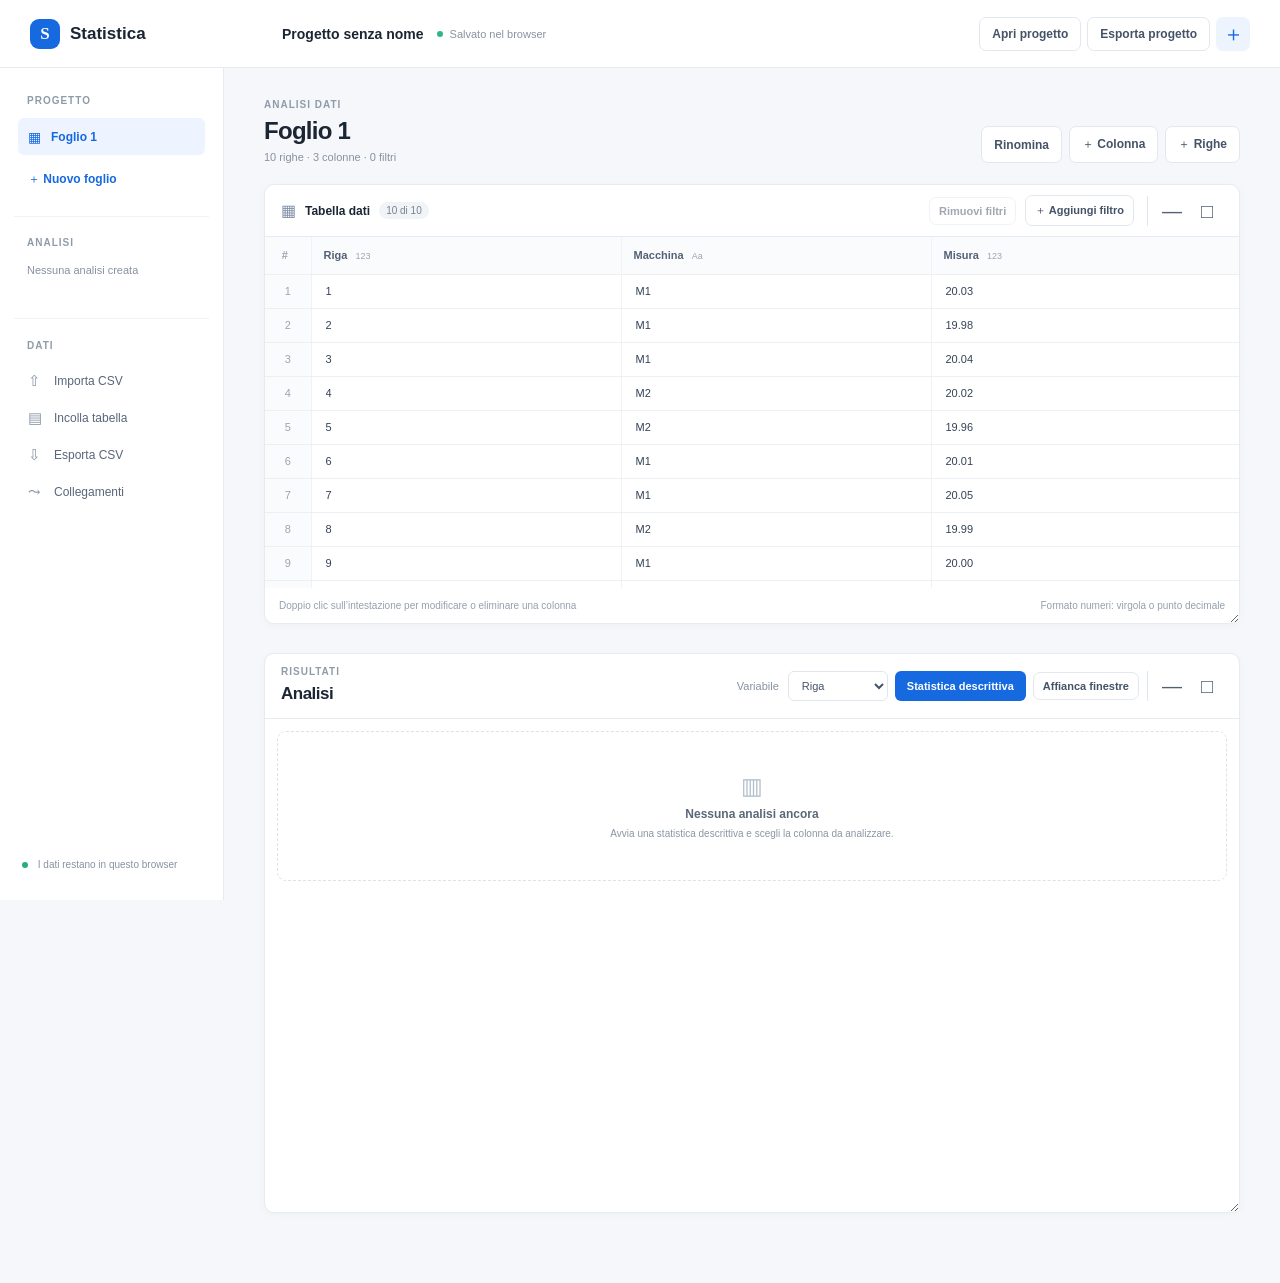
<file: index.html>
<!doctype html>
<html lang="it">
<head>
  <meta charset="utf-8">
  <meta name="viewport" content="width=device-width,initial-scale=1">
  <meta name="theme-color" content="#f5f7fa">
  <title>Statistica — analisi dati</title>
  <link rel="stylesheet" href="style.css?v=20261025-analysis-sidebar">
</head>
<body>
  <header class="topbar">
    <a class="brand" href="#" aria-label="Statistica, home"><span class="brand-mark">S</span><span>Statistica</span></a>
    <div class="project-title"><strong id="project-name">Progetto senza nome</strong><span id="dirty" class="saved">Salvato nel browser</span></div>
    <div class="top-actions">
      <button id="open-project" class="quiet">Apri progetto</button><button id="save-project" class="quiet">Esporta progetto</button>
      <button id="new-project" class="icon-button" title="Nuovo progetto" aria-label="Nuovo progetto">＋</button>
    </div>
  </header>
  <main class="app-shell">
    <aside class="sidebar">
      <section class="sidebar-section"><div class="section-label">PROGETTO</div><div id="sheet-list" class="sheet-list"></div><button id="add-sheet" class="add-sheet">＋ Nuovo foglio</button></section>
      <section class="sidebar-section analysis-nav-section"><div id="analysis-nav-heading" class="section-label">ANALISI</div><nav aria-labelledby="analysis-nav-heading"><div id="analysis-navigation" class="analysis-nav-list"><div class="analysis-nav-empty">Nessuna analisi creata</div></div></nav></section>
      <section class="sidebar-section file-section"><div class="section-label">DATI</div><button id="import-csv" class="sidebar-action"><span>⇧</span> Importa CSV</button><button id="paste-data" class="sidebar-action"><span>▤</span> Incolla tabella</button><button id="export-csv" class="sidebar-action"><span>⇩</span> Esporta CSV</button><button id="join-settings" class="sidebar-action"><span>⤳</span> Collegamenti</button></section>
      <div class="sidebar-foot"><span class="privacy-dot"></span> I dati restano in questo browser</div>
    </aside>
    <section class="workspace">
      <div class="page-heading"><div><div class="eyebrow">ANALISI DATI</div><h1 id="sheet-heading">Foglio dati</h1><div id="data-summary" class="subheading"></div></div><div class="heading-actions"><button id="rename-sheet" class="quiet">Rinomina</button><button id="add-column" class="quiet">＋ Colonna</button><button id="add-rows" class="quiet">＋ Righe</button></div></div>
      <section class="data-card" data-window-mode="normal" aria-label="Finestra tabella dati">
        <div class="card-toolbar"><div class="toolbar-title" title="Doppio clic per ingrandire o ripristinare la tabella"><span class="table-icon">▦</span><strong>Tabella dati</strong><span id="table-sheet-name"></span><span id="visible-count" class="count-pill"></span></div><div class="toolbar-actions"><span class="table-window-actions"><button id="table-add-column" class="quiet small">＋ Colonna</button><button id="table-add-rows" class="quiet small">＋ Righe</button></span><button id="clear-filters" class="quiet small">Rimuovi filtri</button><button id="filter-toggle" class="quiet small">＋ Aggiungi filtro</button><div class="table-window-controls"><button id="table-minimize" title="Riduci tabella" aria-label="Riduci tabella" aria-expanded="true">—</button><button id="table-maximize" title="Ingrandisci tabella" aria-label="Ingrandisci tabella" aria-pressed="false">□</button></div></div></div>
        <div id="filter-panel" class="filter-panel hidden"><select id="filter-column"></select><div id="filter-editor"></div><button id="apply-filter" class="primary small">Applica</button></div>
        <div id="active-filters" class="active-filters" aria-label="Filtri attivi combinati in AND" hidden></div>
        <div class="table-wrap"><table id="data-table"></table></div>
        <div class="table-footer"><span id="table-status">Doppio clic sull’intestazione per modificare o eliminare una colonna</span><span>Formato numeri: virgola o punto decimale</span></div>
      </section>
      <section class="analysis-section" data-window-mode="normal" aria-label="Finestra analisi">
        <div class="analysis-head"><div class="analysis-window-title" title="Doppio clic sulla barra, fuori dal nome, per ingrandire o ripristinare"><div class="eyebrow">RISULTATI</div><h2><input id="analysis-window-name" type="text" value="Analisi" size="8" maxlength="120" aria-label="Nome della finestra analisi" title="Scrivi il nome · Invio per confermare · Esc per annullare" autocomplete="off"></h2></div><div class="analysis-window-actions"><div class="analysis-controls"><label for="analysis-column">Variabile</label><select id="analysis-column"></select><button id="run-descriptive" class="primary">Statistica descrittiva</button><button id="arrange-analysis-windows" class="quiet small" title="Disponi le finestre delle analisi una accanto all’altra">Affianca finestre</button></div><div class="table-window-controls analysis-window-controls"><button id="analysis-minimize" title="Riduci analisi" aria-label="Riduci analisi" aria-expanded="true">—</button><button id="analysis-maximize" title="Ingrandisci analisi" aria-label="Ingrandisci analisi" aria-pressed="false">□</button></div></div></div>
        <div class="analysis-window-body">
          <div id="analysis-list" class="analysis-list"></div>
          <div id="empty-analysis" class="empty-state"><div class="empty-icon">▥</div><strong>Nessuna analisi ancora</strong><span>Avvia una statistica descrittiva e scegli la colonna da analizzare.</span></div>
        </div>
      </section>
    </section>
  </main>
  <input id="csv-file" type="file" accept=".csv,text/csv,.txt" hidden>
  <input id="project-file" type="file" accept=".statproj,.json,.xml,application/json,text/xml" hidden>
  <div id="table-window-backdrop" class="table-window-backdrop" hidden></div>
  <dialog id="modal"><form method="dialog"><button class="modal-close" value="cancel" aria-label="Chiudi">×</button><div id="modal-content"></div></form></dialog>
  <script src="vendor/jstat.min.js?v=1.9.6"></script>
  <script src="analysis-plots.js?v=20261025-analysis-sidebar"></script>
  <script src="analysis-windows.js?v=20261025-analysis-sidebar"></script>
  <script src="app.js?v=20261025-analysis-sidebar"></script>
</body>
</html>
</file>
<file: style.css>
:root{font-family:'Segoe UI',Arial,sans-serif;color:#1b2533;background:#f5f7fa;font-synthesis:none;text-rendering:optimizeLegibility;--ink:#1b2533;--muted:#788494;--line:#e7ebf0;--blue:#1769e0;--pale:#eff5ff;--green:#189568}
:root{font-family:'DM Sans',Arial,sans-serif;color:#1b2533;background:#f5f7fa;font-synthesis:none;text-rendering:optimizeLegibility;--ink:#1b2533;--muted:#788494;--line:#e7ebf0;--blue:#1769e0;--pale:#eff5ff;--green:#189568}*{box-sizing:border-box}body{margin:0;min-width:820px}.topbar{height:68px;background:#fff;border-bottom:1px solid var(--line);display:flex;align-items:center;padding:0 30px;gap:32px;position:sticky;top:0;z-index:3}.brand{display:flex;align-items:center;gap:10px;color:var(--ink);text-decoration:none;font:800 17px Manrope,sans-serif;min-width:220px}.brand-mark{width:30px;height:30px;border-radius:9px;background:#1769e0;color:#fff;display:grid;place-items:center;font:800 17px Manrope}.project-title{display:flex;align-items:center;gap:13px;flex:1;font-size:14px}.saved{font-size:11px;color:#8993a0}.saved:before{content:'';display:inline-block;width:6px;height:6px;background:#2eb784;border-radius:50%;margin:0 7px 1px 0}.saved.unsaved:before{background:#e6a130}.top-actions{display:flex;gap:6px;align-items:center}.button,button,select,input{font:inherit}button{cursor:pointer;border:0;background:none;color:inherit}.quiet{padding:9px 12px;border:1px solid #e3e8ef;border-radius:7px;background:#fff;color:#455367;font-size:12px;font-weight:600}.quiet:hover,.secondary:hover{background:#f7f9fb}.icon-button{font-size:21px;width:34px;height:34px;border-radius:7px;background:#eef4fd;color:#1769e0}.app-shell{display:grid;grid-template-columns:224px minmax(0,1fr);min-height:calc(100vh - 68px)}.sidebar{background:#fff;border-right:1px solid var(--line);padding:27px 14px 18px;display:flex;flex-direction:column;position:fixed;top:68px;bottom:0;width:224px}.sidebar-section{padding:0 4px}.section-label,.eyebrow{font-size:10px;letter-spacing:.1em;color:#909baa;font-weight:700}.section-label{padding:0 9px 12px}.sheet-list{display:grid;gap:3px}.sheet-item{width:100%;height:37px;display:flex;align-items:center;gap:10px;padding:0 10px;border-radius:6px;text-align:left;font-size:12px;color:#526074}.sheet-item.active{background:#edf4ff;color:#1769e0;font-weight:700}.sheet-item .sheet-glyph{font-size:14px;color:#8493a7}.sheet-item.active .sheet-glyph{color:#1769e0}.add-sheet{height:34px;width:100%;margin-top:7px;text-align:left;padding-left:10px;color:#1769e0;font-size:12px;font-weight:600}.file-section{margin-top:30px;border-top:1px solid #f0f2f5;padding-top:21px}.sidebar-action{height:37px;width:100%;display:flex;align-items:center;gap:11px;padding:0 10px;color:#596679;font-size:12px;text-align:left}.sidebar-action span{width:15px;color:#8b98a8;font-size:15px}.sidebar-action:hover{color:var(--blue)}.sidebar-foot{margin-top:auto;font-size:10px;color:#8792a1;padding:12px 8px}.privacy-dot{display:inline-block;width:6px;height:6px;border-radius:50%;background:#26ae7b;margin-right:7px}.workspace{grid-column:2;padding:31px 40px 70px;max-width:1500px;width:100%;margin:0 auto}.page-heading{display:flex;align-items:flex-end;justify-content:space-between;margin-bottom:21px}.eyebrow{margin-bottom:7px}.page-heading h1{font:700 24px Manrope,sans-serif;margin:0;letter-spacing:-.03em}.subheading{color:#8792a1;font-size:11px;margin-top:6px}.heading-actions{display:flex;gap:7px}.data-card{background:#fff;border:1px solid var(--line);border-radius:10px;box-shadow:0 2px 8px #24354a08;overflow:hidden}.card-toolbar{height:52px;display:flex;align-items:center;justify-content:space-between;padding:0 16px;border-bottom:1px solid var(--line)}.toolbar-title,.toolbar-actions{display:flex;align-items:center;gap:9px}.toolbar-title{font-size:12px}.table-icon{color:#7f91a6;font-size:16px}.count-pill{padding:3px 7px;border-radius:10px;background:#f1f4f7;color:#778391;font-size:10px}.small{font-size:11px;padding:7px 9px}.table-wrap{overflow:auto;max-height:350px}table{width:100%;border-collapse:collapse;font-size:11px;white-space:nowrap}th,td{border-right:1px solid #f0f2f5;border-bottom:1px solid #edf0f3;padding:0 12px;height:34px;text-align:left;min-width:100px}th{height:37px;background:#fafbfd;color:#536174;font-weight:700;position:sticky;top:0;z-index:1}th:first-child,td:first-child{min-width:46px;width:46px;text-align:center;color:#9aa4b1;background:#fafbfd}td input{border:0;outline:0;background:transparent;width:100%;height:32px;font-size:11px;color:#344256}td input:focus{box-shadow:inset 0 0 0 1px #6ba2f5;background:#f9fbff}.column-kind{font-size:9px;font-weight:500;color:#9aa4b1;margin-left:5px}.table-footer{height:35px;display:flex;justify-content:space-between;padding:0 14px;align-items:center;color:#95a0ad;font-size:10px}.filter-panel{padding:10px 14px;border-bottom:1px solid var(--line);display:flex;gap:8px}.filter-panel select,.filter-panel input,.analysis-controls select{border:1px solid #e0e6ed;border-radius:6px;padding:7px 9px;background:white;color:#465468;font-size:11px}.filter-panel input{width:180px}.hidden{display:none!important}.primary,.secondary{border-radius:6px;padding:9px 12px;font-size:11px;font-weight:700}.primary{background:#1769e0;color:#fff}.primary:hover{background:#105bc7}.secondary{background:#fff;border:1px solid #e0e6ed;color:#465468}.analysis-section{margin-top:29px}.analysis-head{display:flex;justify-content:space-between;align-items:flex-end;margin-bottom:13px}.analysis-head h2{font:700 19px Manrope,sans-serif;margin:0;letter-spacing:-.03em}.analysis-controls{display:flex;align-items:center;gap:7px}.analysis-controls label{color:#8792a1;font-size:11px;margin-right:2px}.analysis-controls select{min-width:135px}.analysis-list{display:grid;gap:12px}.analysis-card{background:#fff;border:1px solid var(--line);border-radius:10px;overflow:hidden}.analysis-card-head{display:flex;align-items:center;justify-content:space-between;padding:13px 16px;border-bottom:1px solid #edf0f3}.analysis-name{display:flex;align-items:center;gap:10px;font-size:12px;font-weight:700}.analysis-badge{font-size:9px;color:#1769e0;background:#eef5ff;border-radius:4px;padding:4px 6px}.analysis-meta{font-size:10px;color:#8c98a7;margin-top:4px}.analysis-card-body{display:grid;grid-template-columns:minmax(300px,.9fr) minmax(300px,1.1fr);gap:12px;padding:14px}.metrics{display:grid;grid-template-columns:1fr 1fr;align-content:start;border:1px solid #edf0f3;border-radius:7px;overflow:hidden}.metric{padding:9px 11px;border-bottom:1px solid #edf0f3}.metric:nth-child(odd){border-right:1px solid #edf0f3}.metric-label{font-size:10px;color:#8692a0}.metric-value{font-size:13px;font-weight:700;color:#2b3a4d;margin-top:4px;font-variant-numeric:tabular-nums}.chart-wrap{min-height:210px;border:1px solid #edf0f3;border-radius:7px;display:grid;place-items:center;padding:7px}.chart-wrap svg{width:100%;height:100%;min-height:180px}.analysis-footer{display:flex;justify-content:space-between;border-top:1px solid #edf0f3;padding:9px 15px;font-size:10px;color:#8c98a7}.analysis-footer button{color:#1769e0;font-size:10px;font-weight:600}.empty-state{height:150px;border:1px dashed #dbe2ea;border-radius:9px;display:flex;flex-direction:column;align-items:center;justify-content:center;gap:7px;color:#8b96a4}.empty-state strong{color:#5a6878;font-size:12px}.empty-state span{font-size:10px}.empty-icon{font-size:23px;color:#afbdcc}.group-table{width:100%;font-size:10px;border:1px solid #edf0f3;border-radius:7px;overflow:auto}.group-table th,.group-table td{min-width:75px;padding:7px 8px;height:auto}.group-table th:first-child,.group-table td:first-child{width:auto;text-align:left}.group-heading{font-size:10px;font-weight:700;color:#667487;margin:0 0 7px}.modal-close{position:absolute;right:15px;top:12px;font-size:22px;color:#8994a3}.modal-box{min-width:min(490px,80vw)}dialog{border:1px solid #e4e9ef;border-radius:12px;padding:24px 26px;box-shadow:0 18px 70px #17263830;max-width:90vw}dialog::backdrop{background:#13243a55}dialog h3{font:700 17px Manrope;margin:0 30px 8px 0}dialog p{font-size:12px;color:#728092;line-height:1.55}dialog label{display:block;font-size:11px;font-weight:600;margin:12px 0 5px}dialog input,dialog select,dialog textarea{width:100%;border:1px solid #dfe5ec;border-radius:6px;padding:9px;font:12px 'DM Sans';color:#344256}dialog textarea{min-height:100px;resize:vertical}.modal-buttons{display:flex;justify-content:flex-end;gap:8px;margin-top:18px}.join-row{display:grid;grid-template-columns:1fr 1fr 95px;gap:8px;align-items:end;margin:8px 0}.join-list{font-size:11px;color:#566477}.join-list li{margin:7px 0}

.resizable-table{table-layout:fixed;min-width:0}.resizable-table th,.resizable-table td{min-width:0;overflow:hidden;text-overflow:ellipsis}.resizable-table th{padding-right:18px}.resizable-table td input{min-width:0}.column-resizer{position:absolute;right:0;top:0;width:8px;height:100%;cursor:col-resize;touch-action:none;z-index:2}.column-resizer:hover{background:#1769e033}.resizing-columns,.resizing-columns *{cursor:col-resize!important;user-select:none!important}

.active-filters{padding:8px 14px;border-bottom:1px solid var(--line)}.active-filter{display:flex;align-items:center;justify-content:space-between;gap:12px;padding:4px 8px;margin:3px 0;background:#eff5ff;border-radius:4px;font-size:12px}.active-filter button{font-size:18px;padding:0 8px}.table-context-menu{position:fixed;z-index:20;min-width:220px;max-height:calc(100vh - 16px);overflow:auto;padding:6px;background:#fff;border:1px solid #dfe5ec;border-radius:8px;box-shadow:0 6px 24px #1b253333}.table-context-menu strong{display:block;padding:8px;font-size:11px;color:#788494}.table-context-menu button{display:block;width:100%;padding:8px 12px;text-align:left;border-radius:4px;font-size:12px}.table-context-menu button:hover,.table-context-menu button:focus{background:#eff5ff;outline:none}

.column-filter-icon{display:inline-flex;vertical-align:middle;margin-left:6px;color:#1769e0}.column-filter-icon svg{width:13px;height:13px;fill:currentColor}

.analysis-card-body{grid-template-columns:minmax(0,1fr)}
.analysis-card-body.has-groups{grid-template-columns:minmax(300px,.9fr) minmax(300px,1.1fr)}
.general-analysis{min-width:0}.plot-options{min-width:0;border:1px solid #e1e8f1;border-radius:7px;margin:14px 0 0;padding:10px 12px;font-size:12px}.plot-options legend{padding:0 5px;color:#536174;font-weight:700}.plot-options>label{display:flex;align-items:flex-start;gap:6px;margin:8px 0;line-height:1.5}.plot-options input[type=checkbox]{accent-color:#1769e0;margin-top:3px}.confidence-control{padding-top:9px;margin-top:9px;border-top:1px solid #edf0f3}.confidence-control[hidden]{display:none}.confidence-control label{display:block;margin-bottom:6px;font-size:11px;color:#536174}.confidence-control input[type=number]{width:90px;padding:6px;border:1px solid #dfe5ec;border-radius:5px}.confidence-control input[type=range]{vertical-align:middle;width:min(210px,60%);margin-left:10px;accent-color:#1769e0}.stat-plot{border:1px solid #e1e8f1;border-radius:7px;margin-top:12px;padding:12px;background:#fff}.stat-plot h4{font-size:13px;margin:0 0 8px}.stat-plot p{font-size:11px;color:#667487;line-height:1.6;margin:6px 0}.stat-plot svg{width:100%;height:auto;display:block;overflow:visible}.stat-plot svg text{font:11px 'Segoe UI',Arial,sans-serif;fill:#65758b}.stat-plot .normality-test{font-size:12px;color:#344256}.outside-legend{color:#ce3543;font-weight:600}.ci-parameter{padding-top:10px;margin-top:10px;border-top:1px solid #edf0f3}.ci-parameter h5{font-size:12px;margin:0 0 8px}.ci-parameter .ci-bounds{font-variant-numeric:tabular-nums;color:#344256}.analysis-card-body.has-groups>.general-analysis+.group-results{min-width:0}@media(max-width:1050px){.analysis-card-body.has-groups{grid-template-columns:minmax(0,1fr)}}

.data-card{display:flex;flex-direction:column;resize:both;width:100%;max-width:100%;min-width:min(480px,100%);height:440px;min-height:190px;position:relative}
.data-card>.card-toolbar{flex:none;gap:10px;min-height:52px;height:auto;padding-top:8px;padding-bottom:8px;flex-wrap:wrap}
.data-card>.table-wrap{flex:1 1 0;min-height:0;max-height:none;width:100%}
.data-card>.filter-panel,.data-card>.table-footer{flex:none}
.data-card>.active-filters{flex:0 1 auto;overflow:auto;max-height:min(180px,25vh)}
.table-window-controls{display:flex;align-items:center;gap:3px;border-left:1px solid #e0e6ed;padding-left:8px;margin-left:4px}
.table-window-controls button{width:32px;height:30px;border-radius:4px;font-size:20px;line-height:1;color:#526074}
.table-window-controls button:hover,.table-window-controls button:focus-visible{background:#e7effb;outline:1px solid #8bb1ed}
.table-window-actions,#table-sheet-name{display:none}
.table-window-backdrop{position:fixed;inset:0;background:#1b253359;z-index:7}
.table-window-backdrop[hidden]{display:none}
body.table-maximized{overflow:hidden}
.data-card[data-window-mode=maximized]{position:fixed;inset:12px;z-index:8;width:auto!important;max-width:none;height:auto!important;min-width:0;min-height:0;resize:none;box-shadow:0 10px 40px #18294344}
.data-card[data-window-mode=maximized] .table-window-actions{display:flex;gap:5px}
.data-card[data-window-mode=maximized] #table-sheet-name{display:inline;font-weight:400;color:#788494}
.data-card[data-window-mode=minimized]{height:auto!important;min-height:0;resize:none}
.data-card[data-window-mode=minimized]>:not(.card-toolbar){display:none!important}
.data-card[data-window-mode=minimized] .table-window-actions,.data-card[data-window-mode=minimized] #clear-filters,.data-card[data-window-mode=minimized] #filter-toggle{display:none}
.data-card[data-window-mode=minimized] .card-toolbar{border-bottom:0}

.histogram-controls{padding-top:9px;margin-top:9px;border-top:1px solid #edf0f3}.histogram-controls[hidden]{display:none}.histogram-controls label{display:block;font-size:11px;color:#536174;margin-bottom:6px}.histogram-controls input{width:90px;padding:6px;border:1px solid #dfe5ec;border-radius:5px}.histogram-controls button{margin-left:8px}.histogram-bin-mode{font-size:11px;color:#788494;margin:6px 0 0}


.filter-panel{flex-wrap:wrap;align-items:flex-start}#filter-editor{display:flex;gap:8px;align-items:center;flex-wrap:wrap}.filter-categories{border:1px solid #dfe5ec;border-radius:6px;padding:10px;min-width:240px;max-width:100%;font-size:12px}.filter-category-list{max-height:220px;overflow:auto}.filter-category-list label{display:flex;align-items:center;gap:8px;margin:5px 0;font-size:12px}.filter-category-list input[type=checkbox]{width:16px;height:16px;padding:0;flex:none}.filter-category-actions{display:flex;gap:12px;margin-bottom:8px}.filter-category-actions button{font-size:11px;color:#1769e0}#column-filter-editor [hidden],#filter-editor [hidden]{display:none}

/* Cluster plots and multiple-choice dropdown below the grouped results. */
.group-results{min-width:0}.group-plot-controls-host{margin-top:14px}.group-plot-options{margin-top:0}.group-plot-options>label{display:flex;gap:7px;align-items:flex-start;margin:8px 0;line-height:1.5}.group-cluster-menu{position:relative;margin-top:12px}.group-cluster-menu>summary{cursor:pointer;border:1px solid #dfe5ec;border-radius:6px;padding:9px 12px;background:#f8faff;font-size:12px;color:#344256}.group-cluster-menu[open]>summary{border-color:#86afe8}.group-cluster-menu .group-cluster-list{max-height:230px;overflow:auto;padding:6px 4px}.group-cluster-menu label{display:flex;gap:7px;align-items:flex-start;padding:5px 2px;font-size:12px;overflow-wrap:anywhere}.group-cluster-menu input{flex:none;accent-color:#1769e0}.group-cluster-actions{display:flex;flex-wrap:wrap;gap:8px;padding:7px 0}.group-cluster-actions button{font-size:11px;color:#1769e0;padding:4px}.group-cluster-panel{padding:8px;border:1px solid #dfe5ec;border-top:0;border-radius:0 0 6px 6px}.group-chart-legend{display:flex;gap:8px 16px;flex-wrap:wrap;list-style:none;padding:0;margin:8px 0;font-size:11px}.group-chart-legend li{display:flex;align-items:center;gap:5px;overflow-wrap:anywhere}.group-chart-swatch{display:inline-block;width:12px;height:12px;flex:none;border-radius:2px}.group-analysis-plots:empty{display:none}.group-analysis-plots h4,.group-analysis-plots h5{overflow-wrap:anywhere}.group-plot-empty{font-size:12px;color:#667487;margin:12px 0}.group-cluster-menu :focus-visible{outline:2px solid #1769e0;outline-offset:2px}

.group-normality-tests{font-size:11px;color:#526174;line-height:1.6;padding-left:18px;margin:10px 0}.group-normality-tests li{margin:5px 0;overflow-wrap:anywhere}.group-chart-title{font-size:13px;color:#344256;margin:16px 0 6px;line-height:1.5}.group-chart-title .group-chart-swatch{margin-right:5px}

.group-confidence-control{margin-top:12px;padding-top:10px;border-top:1px solid #e1e8f1}.group-confidence-control[hidden]{display:none}.group-confidence-control label{display:block;margin:0 0 6px;font-size:11px;color:#536174}.group-confidence-control input[type=number]{width:90px;padding:6px;border:1px solid #dfe5ec;border-radius:5px}.group-confidence-control input[type=range]{width:min(240px,60%);margin-left:10px;vertical-align:middle;accent-color:#1769e0}.group-confidence-control input[aria-invalid=true]{border-color:#ce3543;outline-color:#ce3543}.group-ci-values{overflow:auto;margin-top:10px;border:1px solid #edf0f3;border-radius:6px}.group-ci-values table{font-size:10px}.group-ci-values th,.group-ci-values td{padding:7px 8px;min-width:75px;height:auto;white-space:normal}.group-ci-values th:first-child,.group-ci-values td:first-child{min-width:100px;width:auto;text-align:left;overflow-wrap:anywhere}.group-ci-values td{font-variant-numeric:tabular-nums}.group-ci-values td:last-child{min-width:150px;line-height:1.5}.group-ci-row-label{font-size:11px}.group-ci-values .group-chart-swatch{vertical-align:middle;margin-right:5px}

/* Analysis window: same resize, minimize, maximize, and restore affordances as the data window. */
.analysis-section{display:flex;flex-direction:column;resize:both;width:100%;max-width:100%;min-width:min(480px,100%);height:560px;min-height:190px;position:relative;background:#fff;border:1px solid var(--line);border-radius:10px;box-shadow:0 2px 8px #24354a08;overflow:hidden}
.analysis-section>.analysis-head{flex:none;min-height:65px;margin:0;padding:10px 16px;border-bottom:1px solid var(--line);gap:12px;align-items:center;flex-wrap:wrap}
.analysis-window-title{flex:none}.analysis-window-title .eyebrow{margin-bottom:4px}.analysis-window-title h2{font-size:17px}.analysis-window-actions{display:flex;gap:8px;align-items:center;flex-wrap:wrap;justify-content:flex-end;min-width:0}.analysis-window-actions .analysis-controls{flex-wrap:wrap}.analysis-window-actions .analysis-controls select{min-width:100px;max-width:180px}.analysis-window-controls{flex:none;margin-left:0}
.analysis-window-body{flex:1 1 0;min-height:0;min-width:0;overflow:auto;padding:12px;container-type:inline-size}.analysis-window-body>.analysis-list{min-width:0}.analysis-section .analysis-card-head{flex-wrap:wrap;gap:8px}.analysis-section .analysis-name{flex-wrap:wrap;overflow-wrap:anywhere}.analysis-section .analysis-meta{overflow-wrap:anywhere}
body.analysis-maximized{overflow:hidden}
.analysis-section[data-window-mode=maximized]{position:fixed;inset:12px;z-index:8;width:auto!important;max-width:none;height:auto!important;min-width:0;min-height:0;margin-top:0;resize:none;box-shadow:0 10px 40px #18294344}
.analysis-section[data-window-mode=minimized]{height:auto!important;min-height:0;resize:none}.analysis-section[data-window-mode=minimized]>.analysis-window-body,.analysis-section[data-window-mode=minimized] .analysis-controls{display:none!important}.analysis-section[data-window-mode=minimized]>.analysis-head{border-bottom:0}
@container (max-width:750px){.analysis-window-body .analysis-card-body.has-groups{grid-template-columns:minmax(0,1fr)}}

.analysis-window-title{min-width:0;max-width:100%;flex:0 1 auto}.analysis-window-title h2{margin:0;max-width:100%}#analysis-window-name{font:inherit;letter-spacing:inherit;color:inherit;background:transparent;border:1px solid transparent;border-radius:4px;padding:2px 3px;margin-left:-4px;min-width:80px;max-width:min(400px,65vw);width:auto;cursor:text}#analysis-window-name:hover{border-color:#dfe5ec}#analysis-window-name:focus{outline:2px solid #86afe8;outline-offset:1px;background:#f8faff}

/* Each saved result is an independent analysis window. */
#analysis-list{display:flex;flex-wrap:wrap;align-items:flex-start;gap:12px}
.analysis-result-window{display:flex;flex:0 0 auto;flex-direction:column;position:relative;resize:both;width:min(100%,600px);max-width:100%;min-width:min(460px,100%);height:560px;min-height:180px;overflow:hidden}
.analysis-result-window>.analysis-card-head{flex:none;align-items:flex-start;padding:10px 12px;gap:8px;background:#fafcff}
.analysis-result-window-heading,.analysis-result-window>.analysis-card-head>div:first-child{flex:1 1 220px;min-width:0}
.analysis-result-title{font:700 13px 'DM Sans',Arial,sans-serif;line-height:1.5;color:#27384e;background:transparent;border:1px solid transparent;border-radius:4px;padding:2px 3px;margin-left:-4px;width:100%;max-width:100%;min-width:0;cursor:text}
.analysis-result-title:hover{border-color:#dfe5ec}.analysis-result-title:focus{outline:2px solid #86afe8;outline-offset:1px;background:#fff}
.analysis-result-window .analysis-name{margin-top:5px;font-size:11px;gap:6px}.analysis-result-window .analysis-meta{font-size:10px;line-height:1.5}
.analysis-result-window-controls{display:flex;align-items:center;gap:4px;flex:0 0 auto;flex-wrap:wrap;justify-content:flex-end}
.analysis-result-window-controls [data-analysis-window-action]{width:29px;height:29px;border:1px solid #e3e8ef;border-radius:5px;background:#fff;font-size:19px;line-height:1;color:#526074}
.analysis-result-window-controls [data-analysis-window-action]:hover,.analysis-result-window-controls [data-analysis-window-action]:focus-visible{background:#e7effb;outline:1px solid #8bb1ed}
.analysis-result-window-controls [data-remove-analysis]{padding:7px 8px;font-size:10px}
.analysis-result-content{flex:1 1 0;min-height:0;min-width:0;overflow:auto;container-type:inline-size}
.analysis-result-window[data-window-mode=minimized]{height:auto!important;min-height:0;resize:none}
.analysis-result-window[data-window-mode=minimized]>.analysis-result-content{display:none!important}
.analysis-result-window[data-window-mode=minimized]>.analysis-card-head{border-bottom:0}
body.analysis-card-maximized{overflow:hidden}
.analysis-section:has(.analysis-result-window[data-window-mode=maximized]){overflow:visible;resize:none}
.analysis-window-body:has(.analysis-result-window[data-window-mode=maximized]){overflow:visible;container-type:normal}
.analysis-result-window[data-window-mode=maximized]{position:fixed;inset:12px;z-index:9;width:auto!important;max-width:none;height:auto!important;min-width:0;min-height:0;max-height:none;margin:0;resize:none;box-shadow:0 10px 40px #18294344}
@container (max-width:750px){.analysis-result-content .analysis-card-body.has-groups{grid-template-columns:minmax(0,1fr)}}

/* Analysis window navigation alongside the project sheets. */
.sidebar{overflow-y:auto}.sidebar>.sidebar-section{flex:none}.analysis-nav-section{margin-top:20px;border-top:1px solid #f0f2f5;padding-top:20px}.analysis-nav-list{display:grid;gap:3px;max-height:min(30vh,260px);overflow-y:auto;overflow-x:hidden;padding:2px 0}.analysis-nav-item{display:flex;align-items:center;gap:10px;min-height:46px;width:100%;padding:7px 10px;border-radius:6px;text-align:left;font-size:12px;color:#526074;flex:none}.analysis-nav-item:hover{background:#f4f7fc}.analysis-nav-item:focus-visible{outline:2px solid #1769e0;outline-offset:-2px}.analysis-nav-item.active{background:#edf4ff;color:#1769e0;font-weight:700}.analysis-nav-icon{flex:none;width:15px;font-size:15px;color:#8493a7}.analysis-nav-item.active .analysis-nav-icon{color:#1769e0}.analysis-nav-text{display:block;flex:1;min-width:0}.analysis-nav-title,.analysis-nav-sheet{display:block;overflow:hidden;text-overflow:ellipsis;white-space:nowrap}.analysis-nav-title{line-height:1.5}.analysis-nav-sheet{margin-top:2px;font-size:10px;font-weight:400;line-height:1.4;color:#8792a1}.analysis-nav-item.active .analysis-nav-sheet{color:#6e89ad}.analysis-nav-empty{padding:0 9px 7px;font-size:11px;line-height:1.5;color:#8792a1}

.analysis-nav-list{grid-template-columns:minmax(0,1fr);min-width:0}.analysis-nav-item{min-width:0;max-width:100%;overflow:hidden}.sidebar>.sidebar-section{min-width:0}
</file>
